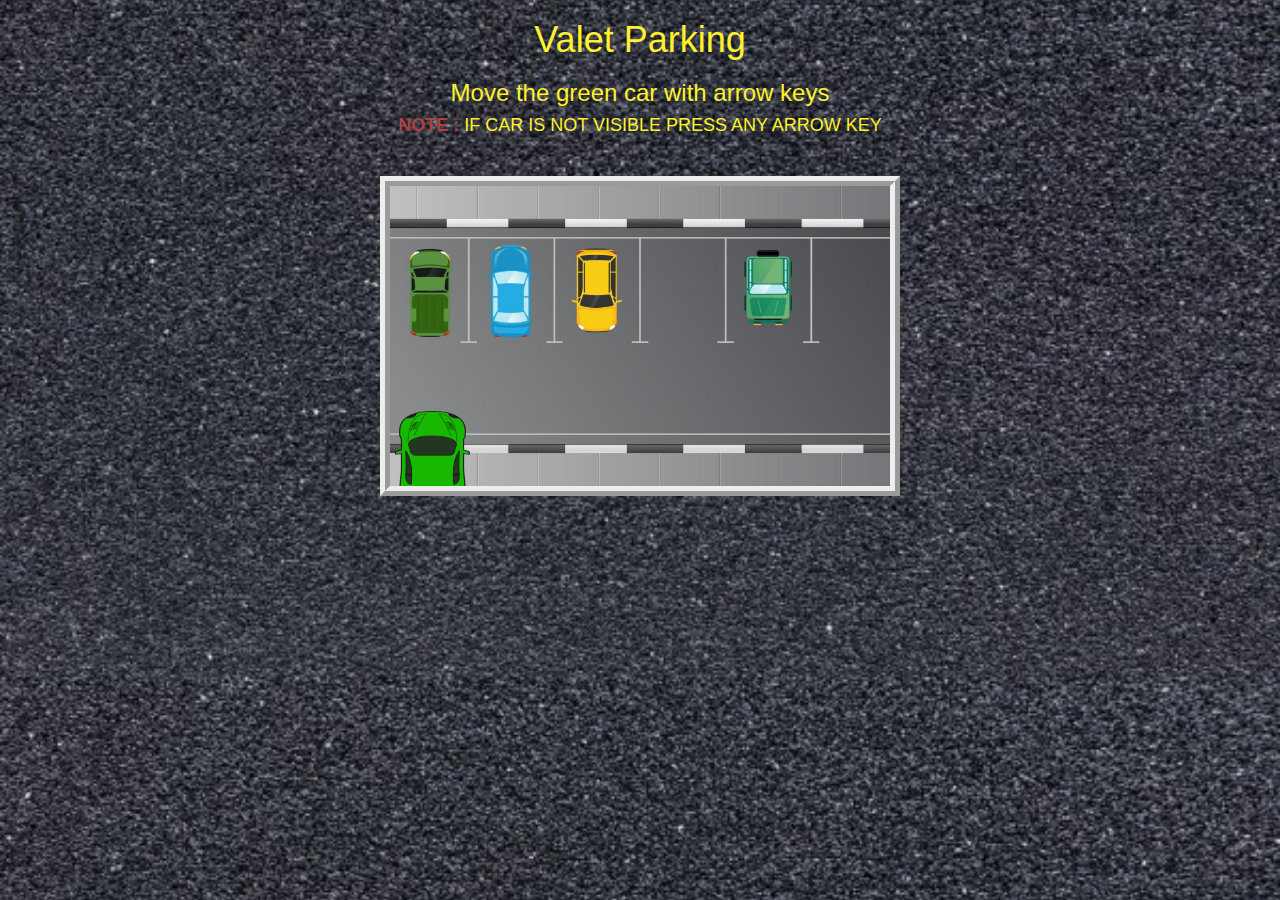
<file: car.html>
<!DOCTYPE html>
<html>
<head>
<style>
body{
	background-image: url("concrete-road.jpg");
    background-position: center;
    background-size: cover;
}
#myCanvas
{
    margin-top: 30px;
	border-width:10px;
	background-color: white; 
	border-style:ridge;
}

h1,h3,h4
{
	color: rgb(255, 241, 43) !important;
}
</style>
<link rel="stylesheet" href="https://maxcdn.bootstrapcdn.com/bootstrap/3.4.0/css/bootstrap.min.css">

<script src="https://ajax.googleapis.com/ajax/libs/jquery/3.4.1/jquery.min.js"></script>

<script src="https://maxcdn.bootstrapcdn.com/bootstrap/3.4.0/js/bootstrap.min.js"></script>
	<title>Valet Parking </title>
</head>
<body onload="add();">

<center>
<h1>Valet Parking</h1>
<h3>Move the green car with arrow keys</h3>
<h4>
	<b class="text-danger">NOTE : </b> IF CAR IS NOT VISIBLE PRESS ANY ARROW KEY
</h4>
<canvas height="300" width="500" id="myCanvas"  ></canvas>
	<!--- Create Canvas--->


</center>
<script src="main5.js">
</script>
</body>
</html>
</file>
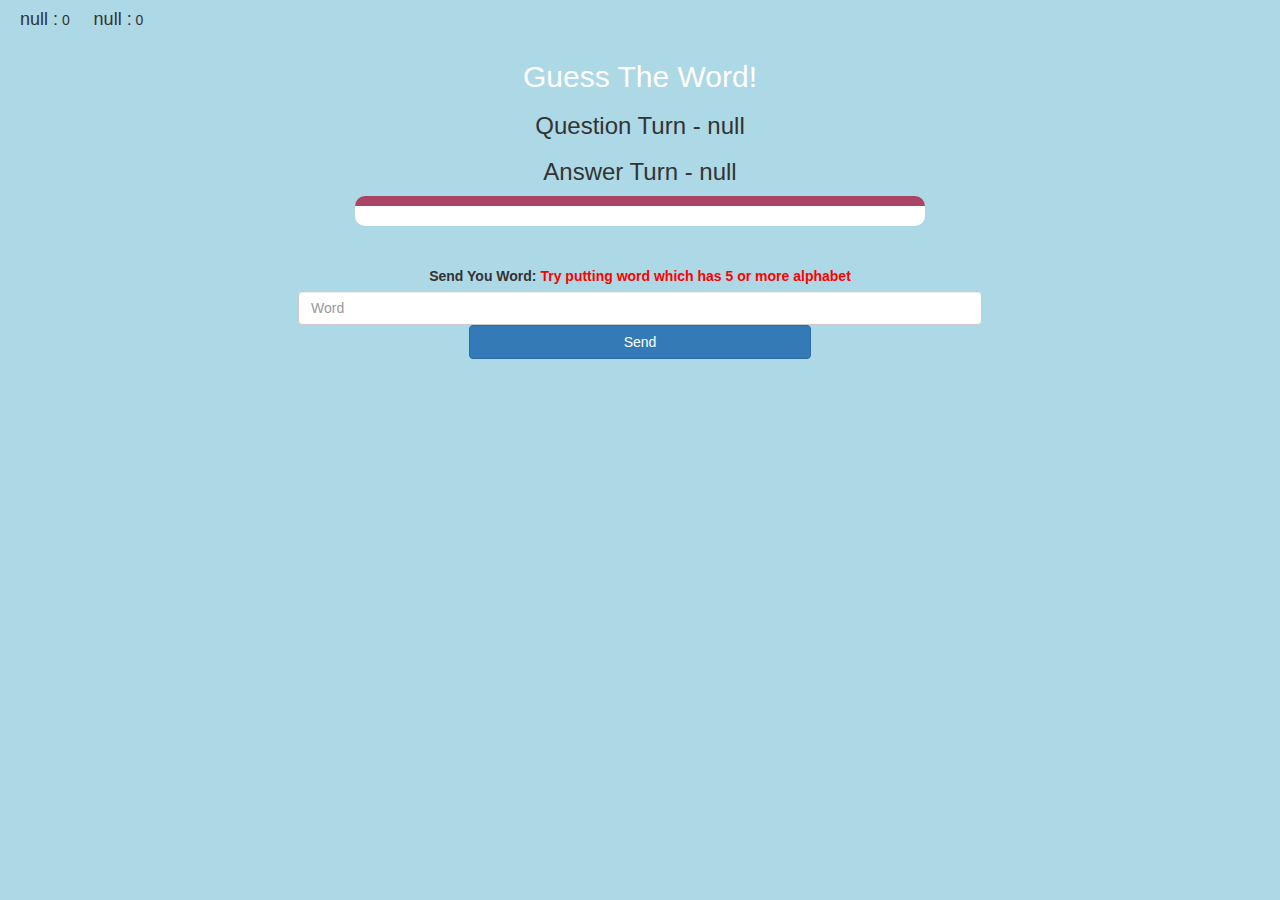
<file: game_page.html>
<!DOCTYPE html>
<html>
<head>
	<title>Guess The Word</title>

<meta name="viewport" content="width=device-width, initial-scale=1">
<link rel="stylesheet" href="https://maxcdn.bootstrapcdn.com/bootstrap/3.4.0/css/bootstrap.min.css">
<script src="https://ajax.googleapis.com/ajax/libs/jquery/3.4.1/jquery.min.js"></script>
<script src="https://maxcdn.bootstrapcdn.com/bootstrap/3.4.0/js/bootstrap.min.js"></script>

<link rel="stylesheet" type="text/css" href="game.css">
</head>
<body>

	<h4 id="player1_name"> </h4> <span id="player1_score"></span>
	<h4 id="player2_name"> </h4> <span id="player2_score"></span>

<div class="container">
	<center>
		<h2 style="color: white;">Guess The Word!</h2>
<h3 id="player_question"></h3>
<h3 id="player_answer"></h3>
<div class="col-lg-6" id="output"></div>


		<br>
		<br>

		<label>Send You Word: <b style="color: red">Try putting word which has 5 or more alphabet</b></label>

		<br>
<input type="text" class="form-control" id="word" placeholder="Word">
<button onclick="send();" class= "btn btn-primary" style="width:30%;">Send</button>
	</center>
</div>

<script src="game_page.js"></script>
</body>
</html>
</file>
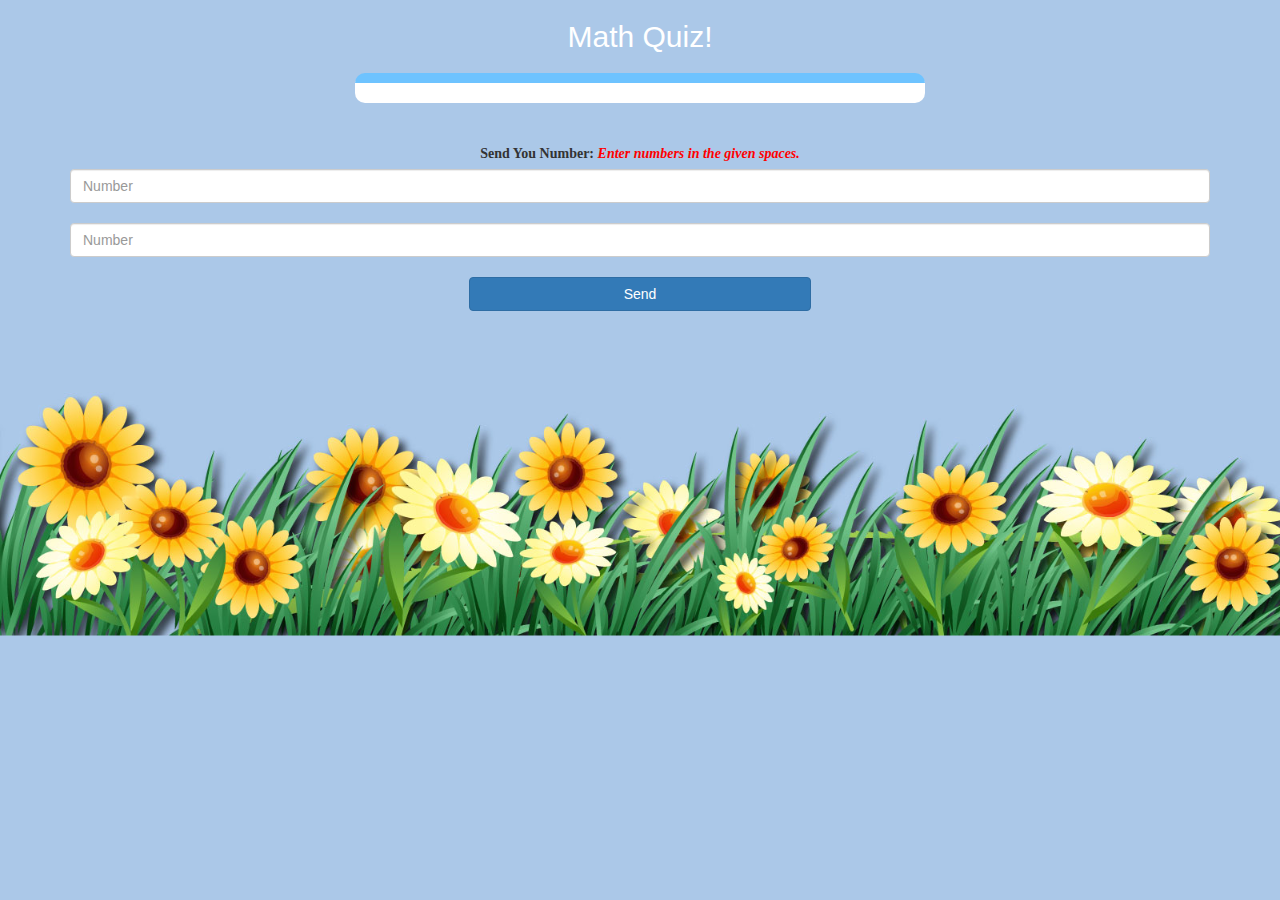
<file: game_page2.html>
<!DOCTYPE html>
<html>
<head>
	<title>Math Quiz</title>

<meta name="viewport" content="width=device-width, initial-scale=1">
<link rel="stylesheet" href="https://maxcdn.bootstrapcdn.com/bootstrap/3.4.0/css/bootstrap.min.css">
<script src="https://ajax.googleapis.com/ajax/libs/jquery/3.4.1/jquery.min.js"></script>
<script src="https://maxcdn.bootstrapcdn.com/bootstrap/3.4.0/js/bootstrap.min.js"></script>

<link rel="stylesheet" type="text/css" href="math.css">
</head>
<body>

	

<div class="container">
	<center>
		<h2 style="color: white;">Math Quiz!</h2>
<h3 id="player_question"></h3>
<h3 id="player_answer"></h3>
<div class="col-lg-6" id="output"></div>


		<br>
		<br>

		<label>Send You Number: <i style="color: red">Enter numbers in the given spaces.</i></label>

		<br>
<input type="text" class="form-control" id="num1" placeholder="Number">
<br>
<input type="text" class="form-control" id="num2" placeholder="Number">
<br>
<button onclick="send();" class= "btn btn-primary" style="width:30%;">Send</button>


	</center>
</div>



<script src="game_page2.js"></script>
</body>
</html>
</file>
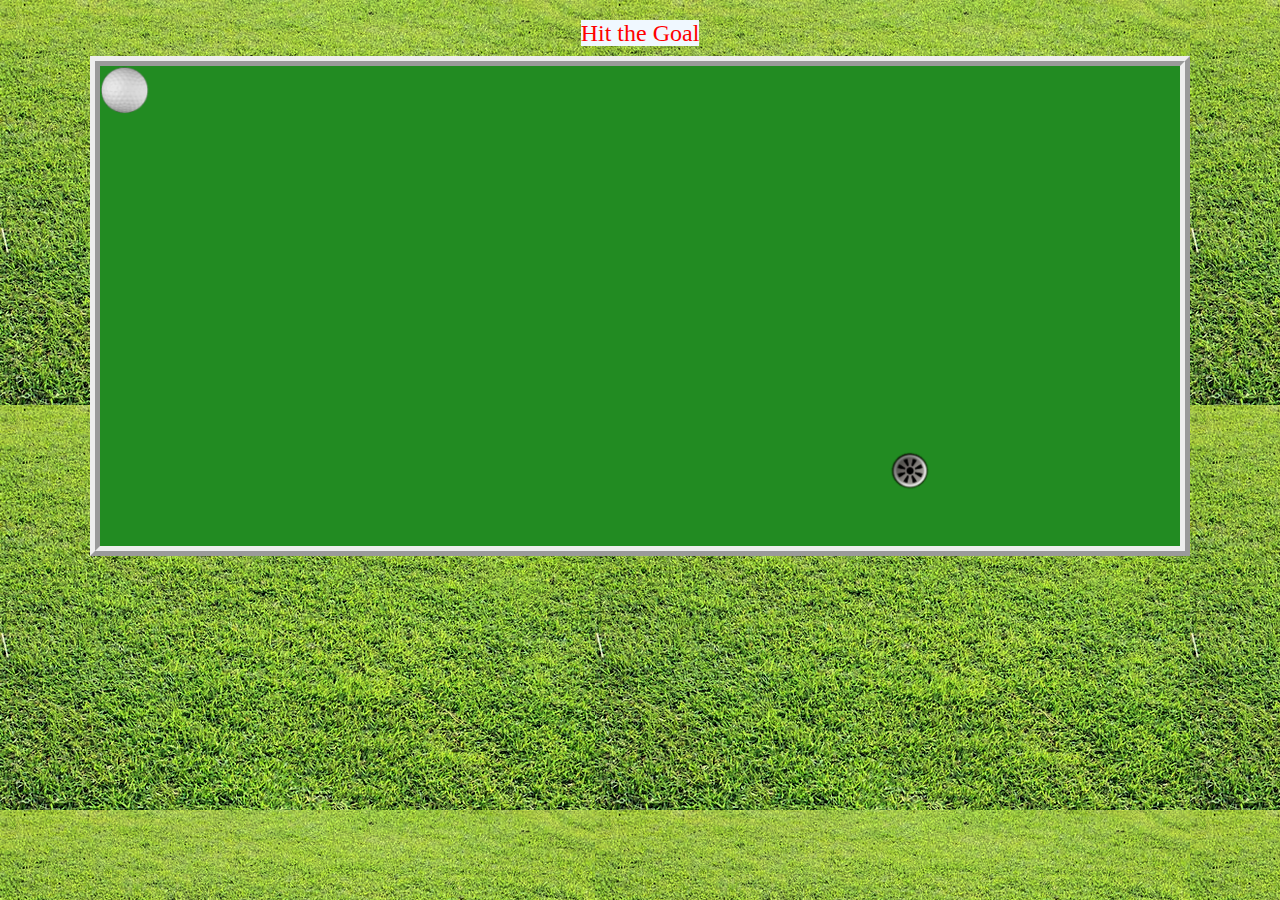
<file: golf.html>
<!DOCTYPE html>
<html>
<head>
	<title>Hit the Goal</title>
<link rel="stylesheet" href="golf.css">
<script src="fabric.js"></script>

<link rel="stylesheet" href="https://maxcdn.bootstrapcdn.com/bootstrap/3.4.0/css/bootstrap.min.css">

<script src="https://ajax.googleapis.com/ajax/libs/jquery/3.4.1/jquery.min.js"></script>

<script src="https://maxcdn.bootstrapcdn.com/bootstrap/3.4.0/js/bootstrap.min.js"></script>

</head>

<body class="body_background" onload="load_img()">
	<center>
		<h3 id="hd3">Hit the Goal</h3>

		<canvas height="500" width="1100" id="myCanvas"></canvas>
		<!--- Create canvas--->
	</center>
	<script src="golf.js"></script>
</body>
</html>
</file>
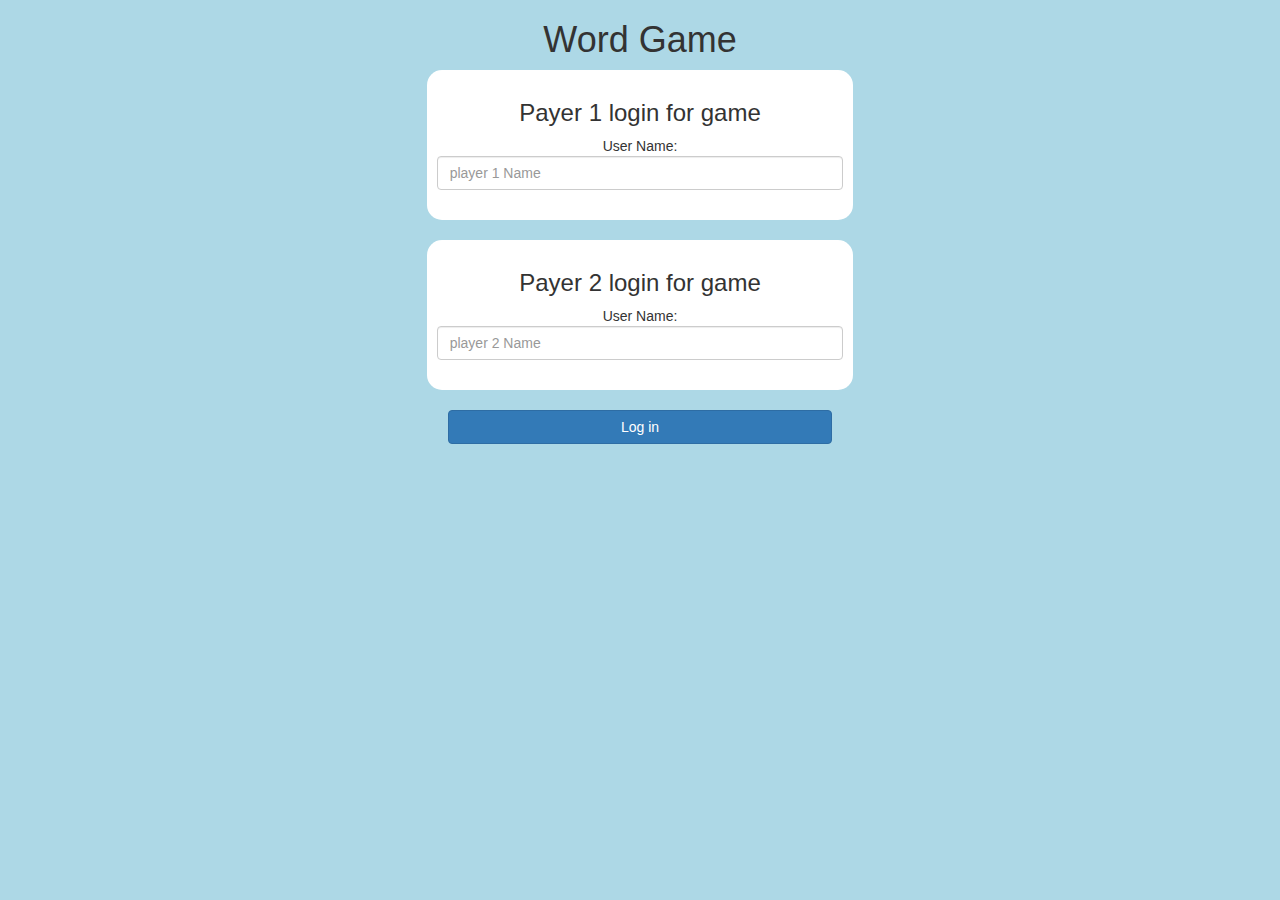
<file: guss.html>
<!DOCTYPE html>
<html>
<head>
	<title>Guess The Word</title>

<meta name="viewport" content="width=device-width, initial-scale=1">
<link rel="stylesheet" href="https://maxcdn.bootstrapcdn.com/bootstrap/3.4.0/css/bootstrap.min.css">
<script src="https://ajax.googleapis.com/ajax/libs/jquery/3.4.1/jquery.min.js"></script>
<script src="https://maxcdn.bootstrapcdn.com/bootstrap/3.4.0/js/bootstrap.min.js"></script>

<link rel="stylesheet" type="text/css" href="game.css">

<script src="game_login.js"></script>
</head>
<body>
	<center> 
		<h1>Word Game</h1>
 <div class="col-lg-4 col-sm-8 col-xs-11 login_div1">
	<h3>Payer 1 login for game</h3>
	<lable>User Name: </lable>
	<input type="text" id="player_1_name_input" class="form-control" placeholder="player 1 Name">
	<br>
 </div>
 <br>
 


 <div class="col-lg-4 col-sm-8 col-xs-11 login_div2">
	<h3>Payer 2 login for game</h3>
	<lable>User Name: </lable>
	<input type="text" id="player_2_name_input" class="form-control" placeholder="player 2 Name">
	<br>
 </div>
 <br>

 <button style="width:30%" class="btn btn-primary" onclick="addUser()">Log in</button>
</center>
</body>
</html>
</file>
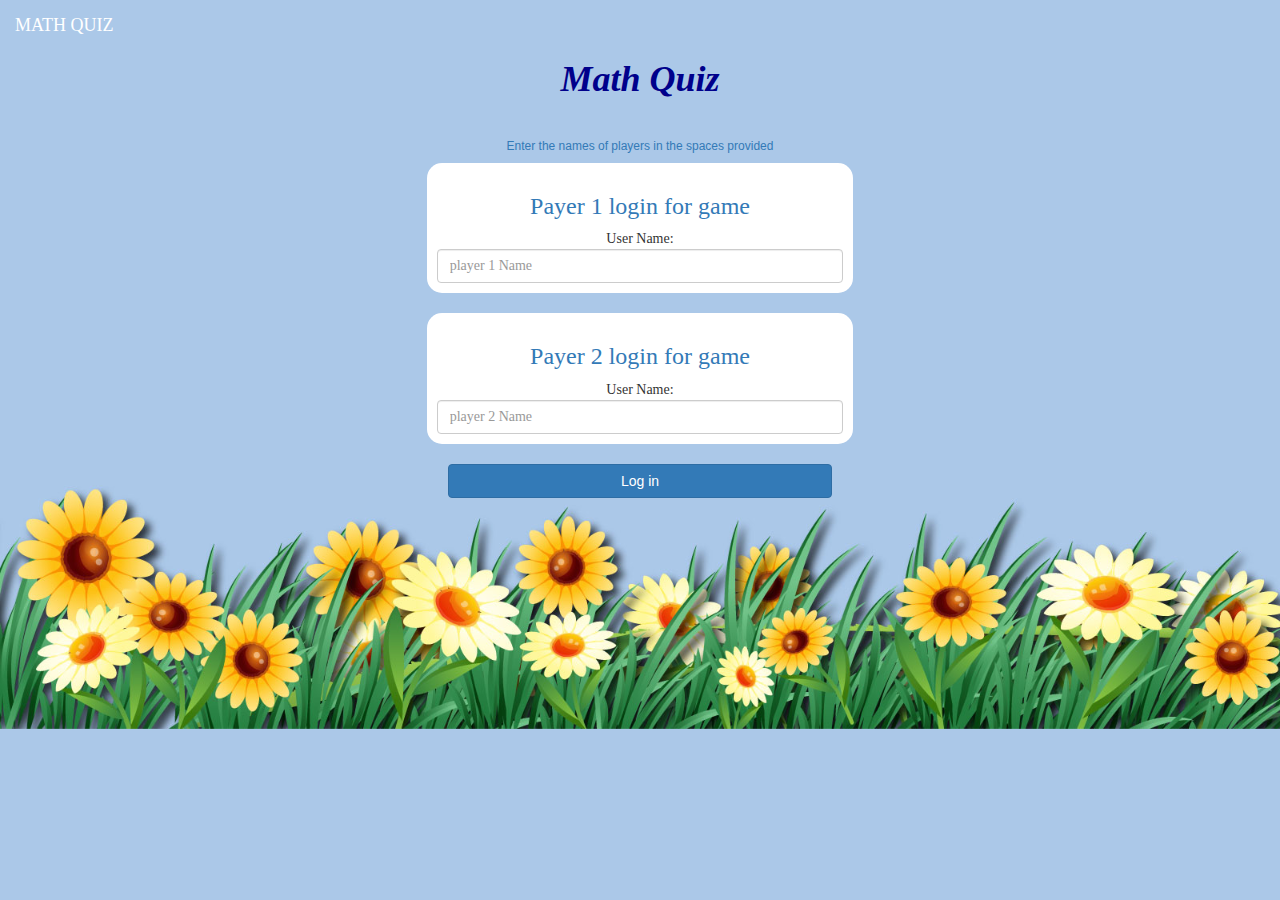
<file: index2.html>
<!DOCTYPE html>
<html>
<head>
	<title>Math quiz</title>

<meta name="viewport" content="width=device-width, initial-scale=1">
<link rel="stylesheet" href="https://maxcdn.bootstrapcdn.com/bootstrap/3.4.0/css/bootstrap.min.css">
<script src="https://ajax.googleapis.com/ajax/libs/jquery/3.4.1/jquery.min.js"></script>
<script src="https://maxcdn.bootstrapcdn.com/bootstrap/3.4.0/js/bootstrap.min.js"></script>

<link rel="stylesheet" type="text/css" href="math.css">

<script src="main2.js"></script>
</head>
<body>
	<center> 

		<nav class="navbar-inverse my_nav_bar">
		<div class="navbar_header">
			<button type="button" class="navbar-toggle" data-toggle="collapse" data-target="#myNavbar">
				<span class="icon-bar"></span>
			<span class="icon-bar"></span>
		<span class="icon-bar" ></span></button>
		<a class="navbar-brand" href="#">MATH QUIZ</a>
			 
		</div>
		<div class="collapse navbar collapse" id="#myNavbar">

		
	
	</div>
</nav>
<br>
<br>

		<h1><b><i>Math Quiz</i></b></h1>
		<br>
		
		<h6 class="text-primary"> Enter the names of players in the spaces provided </h6>
 <div class="col-lg-4 col-sm-8 col-xs-11 login_div1">
	<h3 class="text-primary">Payer 1 login for game</h3>
	<lable>User Name: </lable>
	<input type="text" id="player_1_name_input" class="form-control" placeholder="player 1 Name">
	
 </div>
<br>
 
 

 <div class="col-lg-4 col-sm-8 col-xs-11 login_div2">
	<h3 class=" text-primary">Payer 2 login for game</h3>
	<lable>User Name: </lable>
	<input type="text" id="player_2_name_input" class="form-control" placeholder="player 2 Name">
	
 </div>

 <br>
 

 

 <button style="width:30%" class="btn btn-primary" onclick="addUser()">Log in</button>
</center>
</body>
</html>
</file>
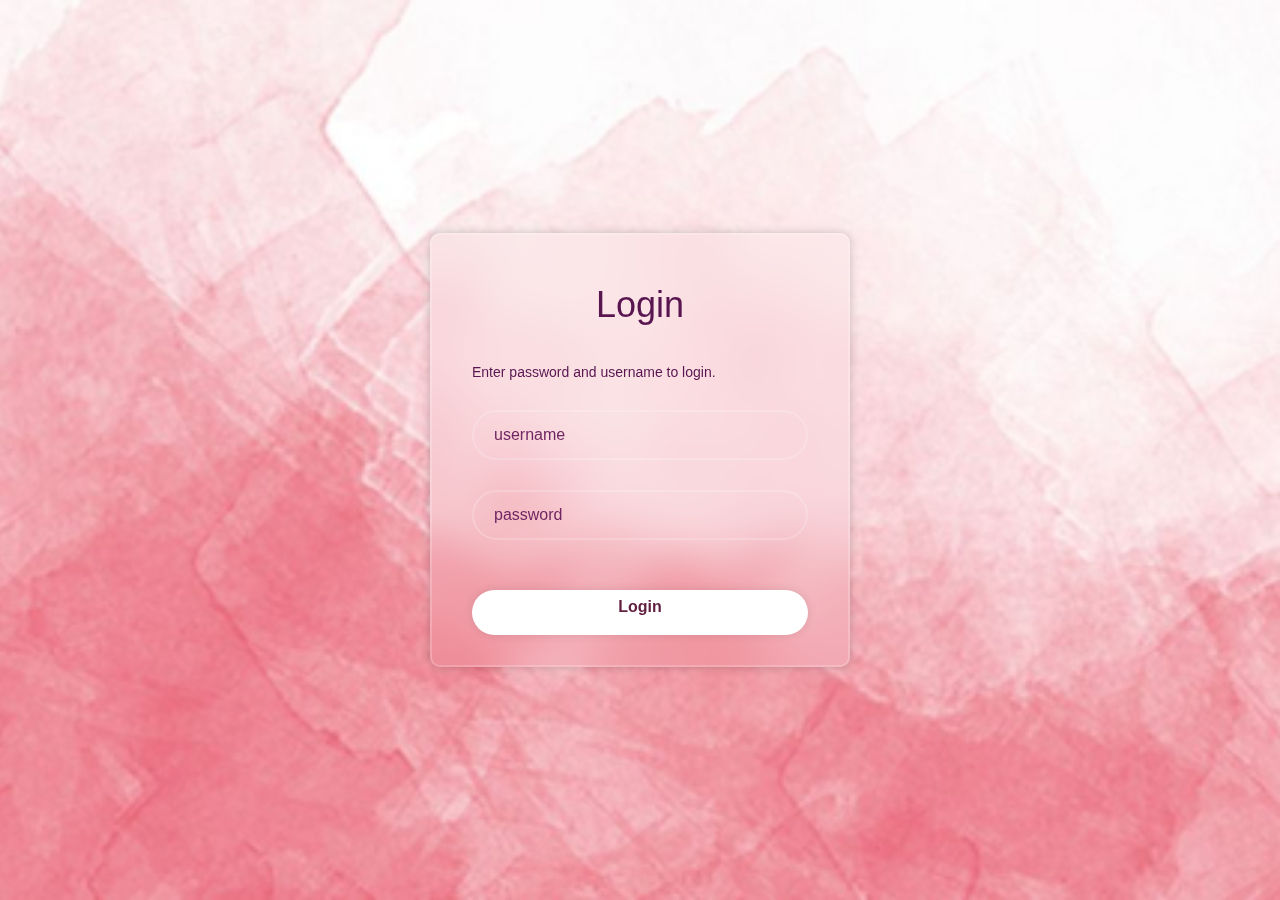
<file: log.html>
<html>
    <head>
        <title>Shoo The Boredom Away!</title>
        <link href="https://fonts.googleapis.com/css?family=Yeon+Sung&display=swap" rel="stylesheet"><meta name="viewport" content="width=device-width, initial-scale=1">

        <link rel="stylesheet" href="https://maxcdn.bootstrapcdn.com/bootstrap/3.4.0/css/bootstrap.min.css">
        <script src="https://ajax.googleapis.com/ajax/libs/jquery/3.4.1/jquery.min.js"></script>
        <script src="https://maxcdn.bootstrapcdn.com/bootstrap/3.4.0/js/bootstrap.min.js"></script>
        <link rel="stylesheet" href="style.css">
    </head>
<body>
    <script src="log.js"></script>
    <div class="wrapper">
        <form action="">
            <h1>Login</h1>
            <br>
            <h5>Enter password and username to login.</h5>
            <div class="input-box">
                <input type="text" placeholder="username" id="user_name">
            </div>
            <div class="input-box">
                <input type="password" placeholder="password" id="password">
                <br>
               
            </div>
            <h2  class="btn" onclick="login()">Login</h2>
        </form>
    </div>

</body>
</html>
</file>
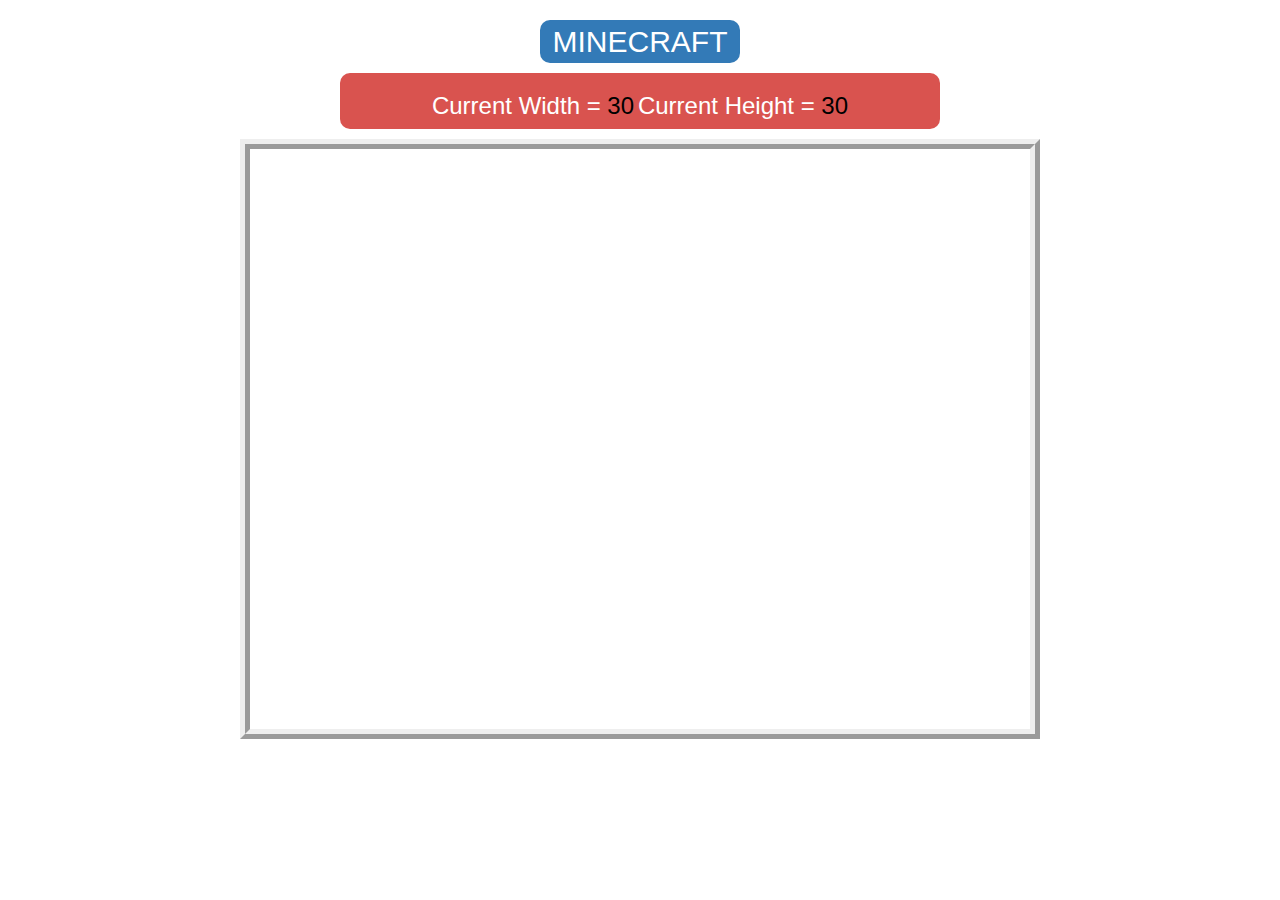
<file: minec.html>
<!DOCTYPE html>
<html>
<head>
	<title>C85</title>

<link rel="stylesheet" href="stylecraft.css">

<script src="fabric.js"></script>
<link rel="stylesheet" href="https://maxcdn.bootstrapcdn.com/bootstrap/3.4.0/css/bootstrap.min.css">

<script src="https://ajax.googleapis.com/ajax/libs/jquery/3.4.1/jquery.min.js"></script>

<script src="https://maxcdn.bootstrapcdn.com/bootstrap/3.4.0/js/bootstrap.min.js"></script>

<body class="body_background">

	<center>

	<h2 class="btn-primary">MINECRAFT</h2>

	<div id="head_info" class="btn-danger">
		<h3>Current Width  = <span id="current_width">30</span></h3>
		<h3>Current Height  = <span id="current_height">30</span></h3>
		<br>

		
	</div>
	<canvas height="600" width="800" id="myCanvas"></canvas>
	</center>
	<script src="main3.js"></script>
</body>
</html>
</file>
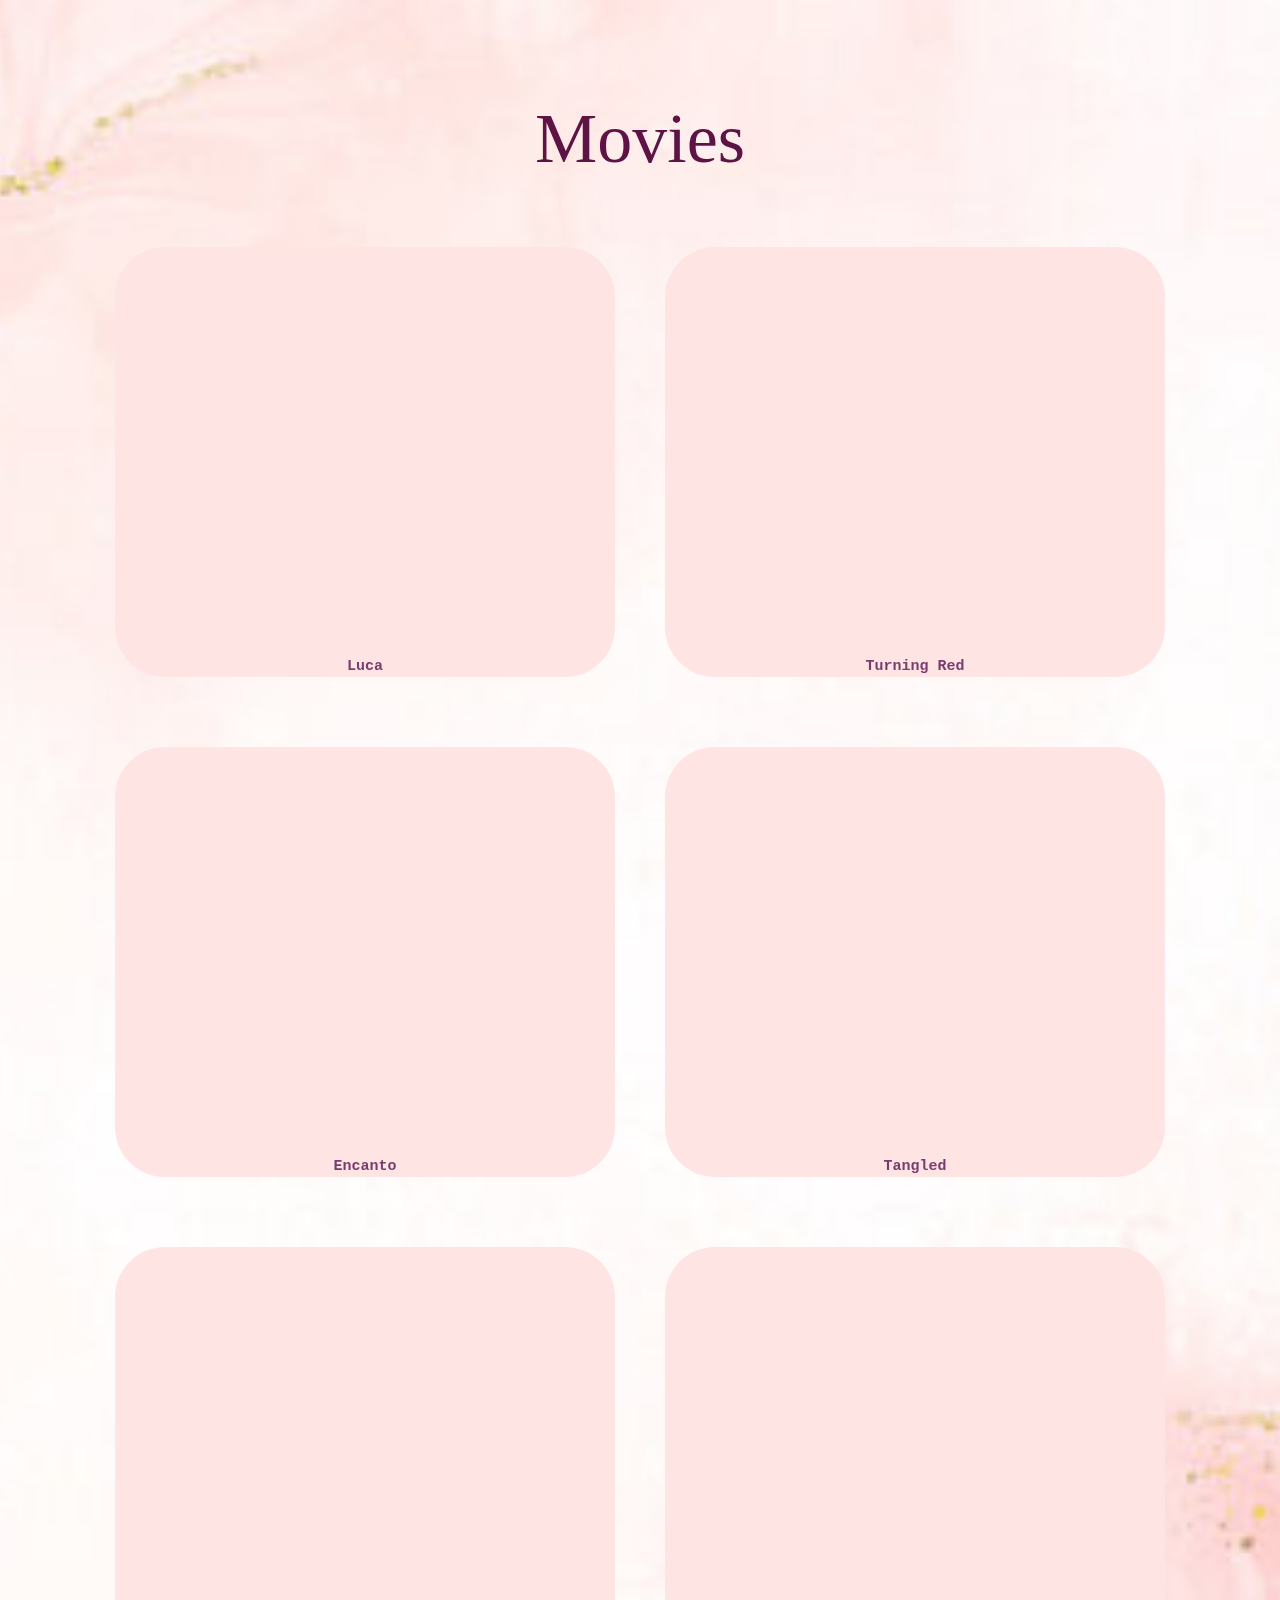
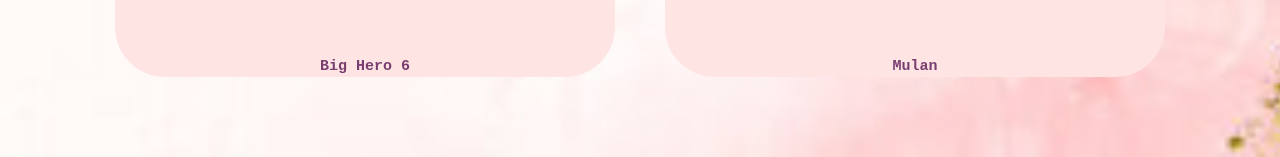
<file: movies.html>
<html>
    <head>
        <title>Shoo The Boredom Away!</title>
        <link href="https://fonts.googleapis.com/css?family=Yeon+Sung&display=swap" rel="stylesheet"><meta name="viewport" content="width=device-width, initial-scale=1">

        <link rel="stylesheet" href="https://maxcdn.bootstrapcdn.com/bootstrap/3.4.0/css/bootstrap.min.css">
        <script src="https://ajax.googleapis.com/ajax/libs/jquery/3.4.1/jquery.min.js"></script>
        <script src="https://maxcdn.bootstrapcdn.com/bootstrap/3.4.0/js/bootstrap.min.js"></script>
        <link rel="stylesheet" href="movies.css">
    </head>
    <body>
        <center>
            <h1>Movies</h1>
            <div class="image-section" onclick="golf()">
                <div class="section-style">
                    <iframe width="480" height="369" src="https://www.youtube.com/embed/2msaz-92A-I" title="Luca Full Movie In English | New Animation Movie | Review &amp; Facts" frameborder="0" allow="accelerometer; autoplay; clipboard-write; encrypted-media; gyroscope; picture-in-picture; web-share" allowfullscreen></iframe>
                    <p><b>Luca</b></p>
                        
                </div>
        
                <div class="section-style" onclick="paint()">
                    <iframe width="480" height="369" src="https://www.youtube.com/embed/KZcqB7xsqMA" title="《Turning Red 》Full Movie in English -Disney Animation Movie" frameborder="0" allow="accelerometer; autoplay; clipboard-write; encrypted-media; gyroscope; picture-in-picture; web-share" allowfullscreen></iframe>
                    <p><b>Turning Red</b>
                    </p>
                </div>
            </div>
        
            
            <div class="image-section" onclick="mine()">
                <div class="section-style">
                    <iframe width="480" height="369" src="https://www.youtube.com/embed/7ecC0iCm68s" title="Encanto Full Movie in English - Disney Animation Movie" frameborder="0" allow="accelerometer; autoplay; clipboard-write; encrypted-media; gyroscope; picture-in-picture; web-share" allowfullscreen></iframe>
                    <p><b>Encanto
                    </b></p>
                </div>
        
                <div class="section-style" onclick="mathq()">
                    <iframe width="480" height="369" src="https://www.youtube.com/embed/AZYAA0-bS-k" title="Tangled Full Movie in English - Animation Movies -" frameborder="0" allow="accelerometer; autoplay; clipboard-write; encrypted-media; gyroscope; picture-in-picture; web-share" allowfullscreen></iframe>
                    <p><b>Tangled</b><br>
                    </p>
                </div>
            </div>

            <div class="image-section">
                <div class="section-style" onclick="car()">
                    <iframe width="480" height="369" src="https://www.youtube.com/embed/AiLJsWZQoSc" title="Action Animation Movie 2020 - BIG HERO 6 (2014) Full Movie in English  - Best Animation Kids Movies" frameborder="0" allow="accelerometer; autoplay; clipboard-write; encrypted-media; gyroscope; picture-in-picture; web-share" allowfullscreen></iframe>
                    <p><b>Big Hero 6
                    </b></p>
                </div>
        
                <div class="section-style" onclick="guss()">
                    <iframe width="480" height="369" src="https://www.youtube.com/embed/c9IUPbTi7w0" title="Mulan 2020 full movie" frameborder="0" allow="accelerometer; autoplay; clipboard-write; encrypted-media; gyroscope; picture-in-picture; web-share" allowfullscreen></iframe>
                    <p><b>Mulan</b><br>
                     </p>
                </div>
            </div>
    </body>
</html>
</file>
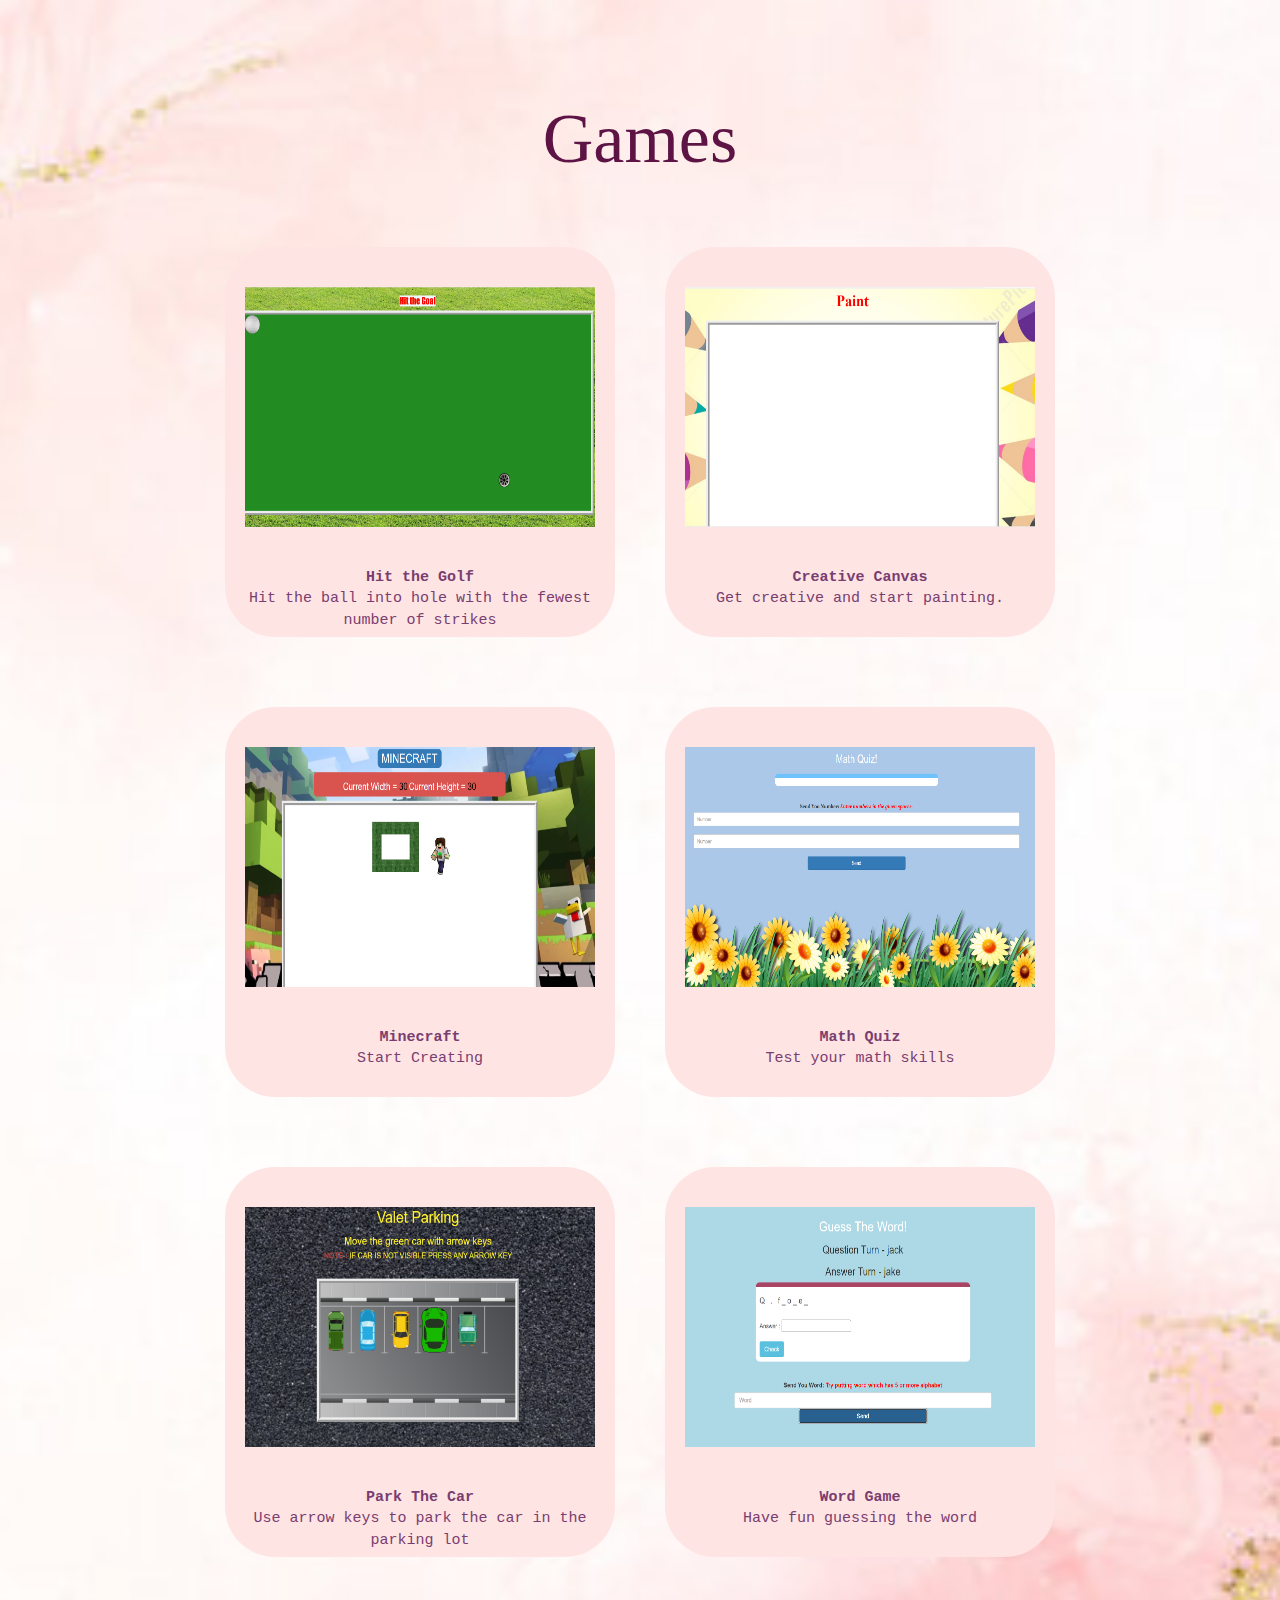
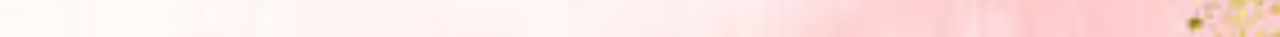
<file: seemore.html>
<html>
    <head>
        <title>gjesghsehg</title>
        <link href="https://fonts.googleapis.com/css?family=Yeon+Sung&display=swap" rel="stylesheet"><meta name="viewport" content="width=device-width, initial-scale=1">

        <link rel="stylesheet" href="https://maxcdn.bootstrapcdn.com/bootstrap/3.4.0/css/bootstrap.min.css">
        <script src="https://ajax.googleapis.com/ajax/libs/jquery/3.4.1/jquery.min.js"></script>
        <script src="https://maxcdn.bootstrapcdn.com/bootstrap/3.4.0/js/bootstrap.min.js"></script> 
        <link rel="stylesheet" href="homepage.css"> 
    </head>
    <body>
        <center>
            <h1>Games</h1>
            <div class="image-section" onclick="golf()">
                <div class="section-style">
                    <img src="golf.png" height="280" width="350" alt="" />
                    <p><b>Hit the Golf</b>
                        <br>Hit the ball into hole with the fewest number of strikes</p>
                </div>
        
                <div class="section-style" onclick="paint()">
                    <img src="paint.png" height="280" width="350" alt="" />
                    <p><b>Creative Canvas</b><br>
                    Get creative and start painting.</p>
                </div>
            </div>
        
            
            <div class="image-section" onclick="mine()">
                <div class="section-style">
                    <img src="minecraft.png"
                         height="280" width="350"  alt="" />
                    <p><b>Minecraft
                    </b><br>Start Creating</p>
                </div>
        
                <div class="section-style" onclick="mathq()">
                    <img src="mQ.png" height="280" width="350" alt="" />
                    <p><b>Math Quiz</b><br>
                    Test your math skills</p>
                </div>
            </div>

            <div class="image-section">
                <div class="section-style" onclick="car()">
                    <img src="car.png"
                         height="280" width="350"  alt="" />
                    <p><b>Park The Car
                    </b><br>Use arrow keys to park the car in the parking lot</p>
                </div>
        
                <div class="section-style" onclick="guss()">
                    <img src="GTW.png" height="280" width="350" alt="" />
                    <p><b>Word Game</b><br>
                     Have fun guessing the word</p>
                </div>
            </div>
             
        </center>
        <script src="seemore.js"></script>
    </body>
</html>
</file>
<file: game.css>
body
{
	background: lightblue;
	
	
}

	.login_div1 , .login_div2
	{
		background: white;
		padding: 10px;
		float: none;
		border-radius: 15px;
	}


#player1_name , #player2_name
{
	display: inline-block;
	margin-left: 20px;
}
#word
{
	width: 60%;
}
#word_display
{
	letter-spacing: 5px;
}
#output
{
background: white;
border-radius: 10px;
border-top: 10px solid #AA4465;
padding: 10px;
float: none;
text-align: left;
}
</file>
<file: math.css>
body
{
	background-image: url(bg.jpg);
	background-position: center;
    background-size: cover;	
	
}

	.login_div1 
	{
		background: white;
		padding: 10px;
		float: none;
		border-radius: 15px;
		font-family: fantasy;
		
	}



	.login_div2
	{
		background: white;
		padding: 10px;
		float: none;
		border-radius: 15px;
		font-family: fantasy;
		
	}

#player1_name , #player2_name
{
	display: inline-block;
	margin-left: 20px;
}
#word
{
	width: 60%;
}
#word_display
{
	letter-spacing: 5px;
}
#output
{
background: white;
border-radius: 10px;
border-top: 10px solid #6ec3ff;
padding: 10px;
float: none;
text-align: left;
}
   
label{
	font-family:Georgia  ;
}
a{
	font-family:  'Helvetica Neue';
	
}

h1{
	font-family: Tahoma;
	color: darkblue;
}
</file>
<file: golf.css>
.body_background 
{
    background-position: center;
    background-size:contain;
	background:url(Grass.jpg);
}
#myCanvas
{
    border-width:10px;
    border-style:ridge;
	background-color:forestgreen;
}


#hd3{
	display: inline-block;
	color: red;
	background-color: aliceblue;
	font-family: fantasy;
}
</file>
<file: style.css>
*{
    margin:0;
    padding:0;
    box-sizing: border-box;
    font-family:'Segoe UI', Tahoma, Geneva, Verdana, sans-serif;
}

body{
    display:flex;
    justify-content: center;
    align-items: center;
    min-height: 100vh;
    background: url("oo.png") no-repeat;
    background-size: cover;
    background-position: center;

}

.wrapper{
    width: 420px;
    background:transparent;
    border:2px solid rgba(255,255,255,.2);
    backdrop-filter: blur(20px);
    box-shadow: 0 0 10px rgba(0,0,0,.2);
    color:rgb(89, 21, 80);
    border-radius: 10px;
    padding:30px 40px;

}

.wrapper h1{
    font-size: 36px;
    text-align: center;
}

.wrapper .input-box{
    width:100%;
    height: 50px;
    
    margin: 30px 0;
}

.input-box input{
    width:100%;
    height:100%;
    background:transparent;
    border: none;
    outline: none;
    border:2px solid rgba(255,255,255,.2);
    border-radius: 40px;
    font-size:16px;
    color: rgb(116, 67, 86);
    padding:20px 45px 20px 20px;

}

.input-box input::placeholder{
    color:rgb(112, 38, 98);

}

.wrapper .btn{
    width:100%;
    height:45px;
    background:white;
    border:none;
    outline:none;
    border-radius:40px;
    box-shadow: 0 0 10px rgba(0,0,0,.1);
    cursor: pointer;
    font-size: 16px;
    color:rgb(95, 30, 63);
    font-weight:600;

}
</file>
<file: stylecraft.css>
.body_background 
{
    background-image: url("https://i.ytimg.com/vi/Dg0IjOzopYU/maxresdefault.jpg");
    background-position: center;
    background-size: cover;
}
#myCanvas
{
    border-width:10px;
    background-color: white; 
    border-style:ridge;
}

h2
{
	border-radius: 10px;
	width: 200px;
	padding: 5px;
 }
h3
{
	display: inline-block;
}
span
{
	color: black;	
}
a
{
	text-decoration: none;
	font-size: 20px;
	padding: 10px;
    float: left;
    border-radius: 10px;
}
#head_info
{
	width: 600px;
	border-radius: 10px;
	margin-bottom: 10px;
}
</file>
<file: movies.css>
*{
    margin:0;
    padding-top:20px;
    box-sizing: border-box;
    padding-bottom:20px;
}

body{
    background: url("hjj.jpg") no-repeat;
    background-size: cover;
    background-position:center;
    text-align: right;
}
.sgo{
    width: 150px;
    height: 150px;
    border-radius:80px;
    
}

.menu{
        
    position:fixed;
    background-color: white;
    margin-top:0px;
    z-index:10;
    width:100%;
    top:0px;
    text-align: right;
   height: 50px;

}

.links{
    
    
    padding-right:25px;
    padding-left:33px;
   
    font-family:fantasy;
    font-size:20px;
    display:inline;
    color: aliceblue;
}
.links:hover{
    font-size:25px;
    text-decoration: underline;
}
#is{ 
    font-family: cursive; 
    font-size: 30px;
    color: rgb(93, 20, 69);
}
h1{
    
    color: rgb(93, 20, 69);
    font-family: fantasy;
    font-size:70px;
}
h3{
    color: rgb(93, 20, 69);
    font-family: fantasy;
    font-size: 50px;
    
}
button{
    width:80px;
    height:40px;
   text-align: center;
   margin-right: 10px;
   border: radius 40px;
}

h2{
    text-align: left;
    color: rgb(93, 20, 69);
    padding-left: 60px; 
    font-family:'Franklin Gothic Medium', sans-serif;
    font-size: 50px;
}
hr{
    color: rgb(93, 20, 69);   
}

.we{
    width:400px;
    height:300px
}

div {
    margin-top: 15px;
    text-align: center;

  }

  
  .image-section {
  /* Correct the display value as flex */
    display: flex;
  /* Correct the justify-content value as center */	  justify-content:center;
  font-size: 15px;
  font-family: 'Courier New', Courier, monospace;
  color: rgb(121, 62, 112);
  }

  .section-style {
  /* Correct the name of the properties to 
      margin-right and margin-left */
    margin-right: 25px;
    margin-left: 25px;
  /* Correct the name of the property to
      background-color */
      background-Color: rgb(255, 228, 228);
      border-radius: 50px;
      width: 500px;
      height: 430px;
  }
</file>
<file: homepage.css>
*{
    margin:0;
    padding-top:20px;
    box-sizing: border-box;
    padding-bottom:20px;
}

body{
    background: url("hjj.jpg") no-repeat;
    background-size: cover;
    background-position:center;
    text-align: right;
}
.sgo{
    width: 150px;
    height: 150px;
    border-radius:80px;
    
}

.menu{
        
    position:fixed;
    background-color: white;
    margin-top:0px;
    z-index:10;
    width:100%;
    top:0px;
    text-align: right;
   height: 50px;

}

.links{
    
    
    padding-right:25px;
    padding-left:33px;
   
    font-family:fantasy;
    font-size:20px;
    display:inline;
    color: aliceblue;
}
.links:hover{
    font-size:25px;
    text-decoration: underline;
}
#is{ 
    font-family: cursive; 
    font-size: 30px;
    color: rgb(93, 20, 69);
}
h1{
    
    color: rgb(93, 20, 69);
    font-family: fantasy;
    font-size:70px;
}
h3{
    color: rgb(93, 20, 69);
    font-family: fantasy;
    font-size: 55px;
    
}
button{
    width:80px;
    height:40px;
   text-align: center;
   margin-right: 10px;
   border: radius 40px;
}

h2{
    text-align: left;
    color: rgb(93, 20, 69);
    padding-left: 60px; 
    font-family:'Franklin Gothic Medium', sans-serif;
    font-size: 49px;
}
hr{
    color: rgb(93, 20, 69);   
}

.we{
    width:400px;
    height:300px
}

div {
    margin-top: 15px;
  }

  
  .image-section {
  /* Correct the display value as flex */
    display: flex;
  /* Correct the justify-content value as center */	  justify-content:center;
  font-size: 15px;
  font-family: 'Courier New', Courier, monospace;
  color: rgb(121, 62, 112);
  }

  .section-style {
  /* Correct the name of the properties to 
      margin-right and margin-left */
    margin-right: 25px;
    margin-left: 25px;
  /* Correct the name of the property to
      background-color */
      background-Color: rgb(255, 228, 228);
      border-radius: 50px;
      width: 390px;
      height:390px;
  }

  #user_name{
    color: rgb(93, 20, 69);
    font-family:cursive;
    font-size: 30px;
  }
</file>
